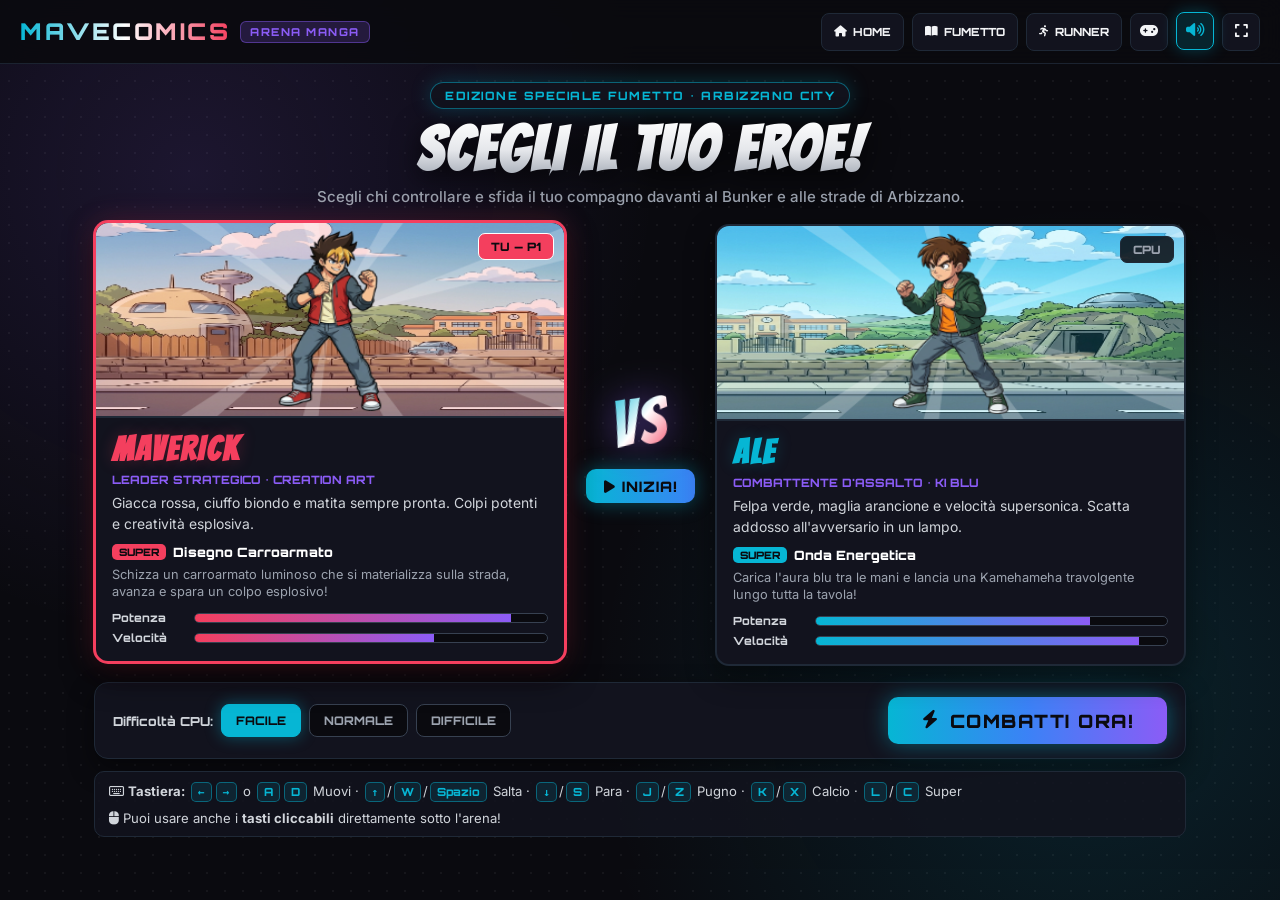
<file: arena.html>
<!DOCTYPE html>
<html lang="it">
<head>
    <meta charset="UTF-8">
    <meta name="viewport" content="width=device-width, initial-scale=1.0, maximum-scale=1.0, user-scalable=no">
    <title>Arena Manga: Arbizzano City — Picchiaduro 2D | MaveComics</title>

    <!-- Google Fonts -->
    <link rel="preconnect" href="https://fonts.googleapis.com">
    <link rel="preconnect" href="https://fonts.gstatic.com" crossorigin>
    <link href="https://fonts.googleapis.com/css2?family=Bangers&family=Comic+Neue:ital,wght@0,700;1,700&family=Orbitron:wght@600;800;900&family=Inter:wght@500;700;800&display=swap" rel="stylesheet">
    <!-- FontAwesome Icons -->
    <link rel="stylesheet" href="https://cdnjs.cloudflare.com/ajax/libs/font-awesome/6.4.0/css/all.min.css">
    <!-- Stili Arena Manga -->
    <link rel="stylesheet" href="arena.css">
</head>
<body>

    <!-- TOP BAR -->
    <header class="arena-topbar">
        <a href="index.html" class="brand" title="Torna al sito MaveComics">
            <span class="brand-logo">MAVECOMICS</span>
            <span class="brand-tag">ARENA MANGA</span>
        </a>
        <nav class="topbar-links">
            <a href="index.html"><i class="fa-solid fa-house"></i><span>Home</span></a>
            <a href="reader.html"><i class="fa-solid fa-book-open"></i><span>Fumetto</span></a>
            <a href="gioco.html"><i class="fa-solid fa-person-running"></i><span>Runner</span></a>
            <button id="btn-touch" class="icon-btn" title="Mostra/Nascondi tasti su schermo"><i class="fa-solid fa-gamepad"></i></button>
            <button id="btn-mute" class="icon-btn" title="Audio on/off"><i class="fa-solid fa-volume-high"></i></button>
            <button id="btn-fullscreen" class="icon-btn" title="Schermo intero"><i class="fa-solid fa-expand"></i></button>
        </nav>
    </header>

    <main class="arena-main">

        <!-- ================= SCHERMATA DI SELEZIONE MANGA (VERSUS) ================= -->
        <section id="select-screen" class="select-screen">
            <div class="select-header">
                <div class="manga-caption">EDIZIONE SPECIALE FUMETTO • ARBIZZANO CITY</div>
                <h1 class="select-title">SCEGLI IL TUO EROE!</h1>
                <p class="select-sub">Scegli chi controllare e sfida il tuo compagno davanti al Bunker e alle strade di Arbizzano.</p>
            </div>

            <div class="versus-row">
                <!-- MAVERICK -->
                <article class="fighter-card selected" data-fighter="maverick" style="--c:#f43f5e; --c-soft:rgba(244,63,94,.22);">
                    <div class="card-tag">TU — P1</div>
                    <canvas class="portrait" data-portrait="maverick"></canvas>
                    <div class="card-body">
                        <h2 class="card-name">MAVERICK</h2>
                        <p class="card-role">Leader Strategico • Creation Art</p>
                        <p class="card-desc">Giacca rossa, ciuffo biondo e matita sempre pronta. Colpi potenti e creatività esplosiva.</p>
                        <div class="card-super"><span>SUPER</span> Disegno Carroarmato</div>
                        <p class="card-super-desc">Schizza un carroarmato luminoso che si materializza sulla strada, avanza e spara un colpo esplosivo!</p>
                        <div class="stat"><label>Potenza</label><div class="stat-bar"><i style="width:90%"></i></div></div>
                        <div class="stat"><label>Velocità</label><div class="stat-bar"><i style="width:68%"></i></div></div>
                    </div>
                </article>

                <div class="vs-center">
                    <span class="vs-text">VS</span>
                    <button id="btn-start-quick" class="btn-fight-mini"><i class="fa-solid fa-play"></i> INIZIA!</button>
                </div>

                <!-- ALE -->
                <article class="fighter-card" data-fighter="ale" style="--c:#06b6d4; --c-soft:rgba(6,182,212,.22);">
                    <div class="card-tag">CPU</div>
                    <canvas class="portrait" data-portrait="ale"></canvas>
                    <div class="card-body">
                        <h2 class="card-name">ALE</h2>
                        <p class="card-role">Combattente d'Assalto • Ki Blu</p>
                        <p class="card-desc">Felpa verde, maglia arancione e velocità supersonica. Scatta addosso all'avversario in un lampo.</p>
                        <div class="card-super"><span>SUPER</span> Onda Energetica</div>
                        <p class="card-super-desc">Carica l'aura blu tra le mani e lancia una Kamehameha travolgente lungo tutta la tavola!</p>
                        <div class="stat"><label>Potenza</label><div class="stat-bar"><i style="width:78%"></i></div></div>
                        <div class="stat"><label>Velocità</label><div class="stat-bar"><i style="width:92%"></i></div></div>
                    </div>
                </article>
            </div>

            <div class="select-footer">
                <div class="difficulty">
                    <span class="diff-label">Difficoltà CPU:</span>
                    <button class="diff-btn active" data-level="facile">Facile</button>
                    <button class="diff-btn" data-level="normale">Normale</button>
                    <button class="diff-btn" data-level="difficile">Difficile</button>
                </div>
                <button id="btn-start" class="btn-fight"><i class="fa-solid fa-bolt"></i> COMBATTI ORA!</button>
            </div>

            <div class="quick-help-bar">
                <span><i class="fa-regular fa-keyboard"></i> <b>Tastiera:</b> <kbd>←</kbd><kbd>→</kbd> o <kbd>A</kbd><kbd>D</kbd> Muovi · <kbd>↑</kbd>/<kbd>W</kbd>/<kbd>Spazio</kbd> Salta · <kbd>↓</kbd>/<kbd>S</kbd> Para · <kbd>J</kbd>/<kbd>Z</kbd> Pugno · <kbd>K</kbd>/<kbd>X</kbd> Calcio · <kbd>L</kbd>/<kbd>C</kbd> Super</span>
                <span><i class="fa-solid fa-computer-mouse"></i> Puoi usare anche i <b>tasti cliccabili</b> direttamente sotto l'arena!</span>
            </div>
        </section>

        <!-- ================= ARENA DI GIOCO MANGA ================= -->
        <section id="arena-stage" class="arena-stage hidden">
            <div id="game-wrap" class="game-wrap">
                <canvas id="arena-canvas" aria-label="Arena di combattimento stile manga"></canvas>

                <button id="btn-pause" class="pause-btn" title="Pausa (P)"><i class="fa-solid fa-pause"></i></button>

                <!-- Pausa -->
                <div id="pause-screen" class="overlay hidden">
                    <div class="overlay-box">
                        <h2 class="overlay-title">PAUSA</h2>
                        <div class="overlay-actions">
                            <button class="btn-ov primary" data-action="resume"><i class="fa-solid fa-play"></i> Riprendi</button>
                            <button class="btn-ov" data-action="restart"><i class="fa-solid fa-rotate-right"></i> Ricomincia</button>
                            <button class="btn-ov" data-action="select"><i class="fa-solid fa-users"></i> Cambia personaggio</button>
                        </div>
                    </div>
                </div>

                <!-- Risultato -->
                <div id="result-screen" class="overlay hidden">
                    <div class="overlay-box">
                        <p id="result-kicker" class="result-kicker">K.O.!</p>
                        <h2 id="result-title" class="overlay-title">VITTORIA!</h2>
                        <p id="result-sub" class="result-sub"></p>
                        <p id="result-score" class="result-score"></p>
                        <div class="overlay-actions">
                            <button class="btn-ov primary" data-action="restart"><i class="fa-solid fa-rotate-right"></i> Rigioca</button>
                            <button class="btn-ov" data-action="select"><i class="fa-solid fa-users"></i> Cambia personaggio</button>
                            <a class="btn-ov" href="index.html"><i class="fa-solid fa-house"></i> Torna al sito</a>
                        </div>
                    </div>
                </div>

                <!-- Controlli Touch Overlay (Mobile / Tablet) -->
                <div id="touch-controls" class="touch-controls hidden">
                    <div class="touch-move-pad">
                        <button class="t-dir up" data-input="up" aria-label="Salta"><i class="fa-solid fa-arrow-up"></i><span>SALTA</span></button>
                        <div class="t-dir-row">
                            <button class="t-dir left" data-input="left" aria-label="Sinistra"><i class="fa-solid fa-arrow-left"></i></button>
                            <button class="t-dir down" data-input="down" aria-label="Para"><i class="fa-solid fa-shield-halved"></i></button>
                            <button class="t-dir right" data-input="right" aria-label="Destra"><i class="fa-solid fa-arrow-right"></i></button>
                        </div>
                    </div>
                    <div class="action-pad">
                        <button class="act-btn super" data-action="super"><i class="fa-solid fa-bolt"></i><span>SUPER</span></button>
                        <button class="act-btn punch" data-action="punch"><i class="fa-solid fa-hand-fist"></i><span>PUGNO</span></button>
                        <button class="act-btn kick" data-action="kick"><i class="fa-solid fa-shoe-prints"></i><span>CALCIO</span></button>
                    </div>
                </div>
            </div>

            <!-- Barra Controlli Rapidi Sempre Visibile sotto l'Arena (Desktop / Mouse + Promemoria Tasti) -->
            <div class="arcade-deck">
                <div class="deck-group">
                    <button class="deck-btn" data-input="left"><i class="fa-solid fa-arrow-left"></i><span>A / ←</span></button>
                    <button class="deck-btn" data-input="down"><i class="fa-solid fa-shield-halved"></i><span>PARA (S/↓)</span></button>
                    <button class="deck-btn" data-input="up"><i class="fa-solid fa-arrow-up"></i><span>SALTA (W/↑)</span></button>
                    <button class="deck-btn" data-input="right"><i class="fa-solid fa-arrow-right"></i><span>D / →</span></button>
                </div>
                <div class="deck-group">
                    <button class="deck-btn atk-punch" data-action="punch"><i class="fa-solid fa-hand-fist"></i><span>PUGNO (J/Z)</span></button>
                    <button class="deck-btn atk-kick" data-action="kick"><i class="fa-solid fa-bolt"></i><span>CALCIO (K/X)</span></button>
                    <button class="deck-btn atk-super" id="deck-super-btn" data-action="super"><i class="fa-solid fa-fire"></i><span>SUPER (L/C)</span></button>
                </div>
            </div>
        </section>
    </main>

    <script src="arena.js"></script>
</body>
</html>
</file>
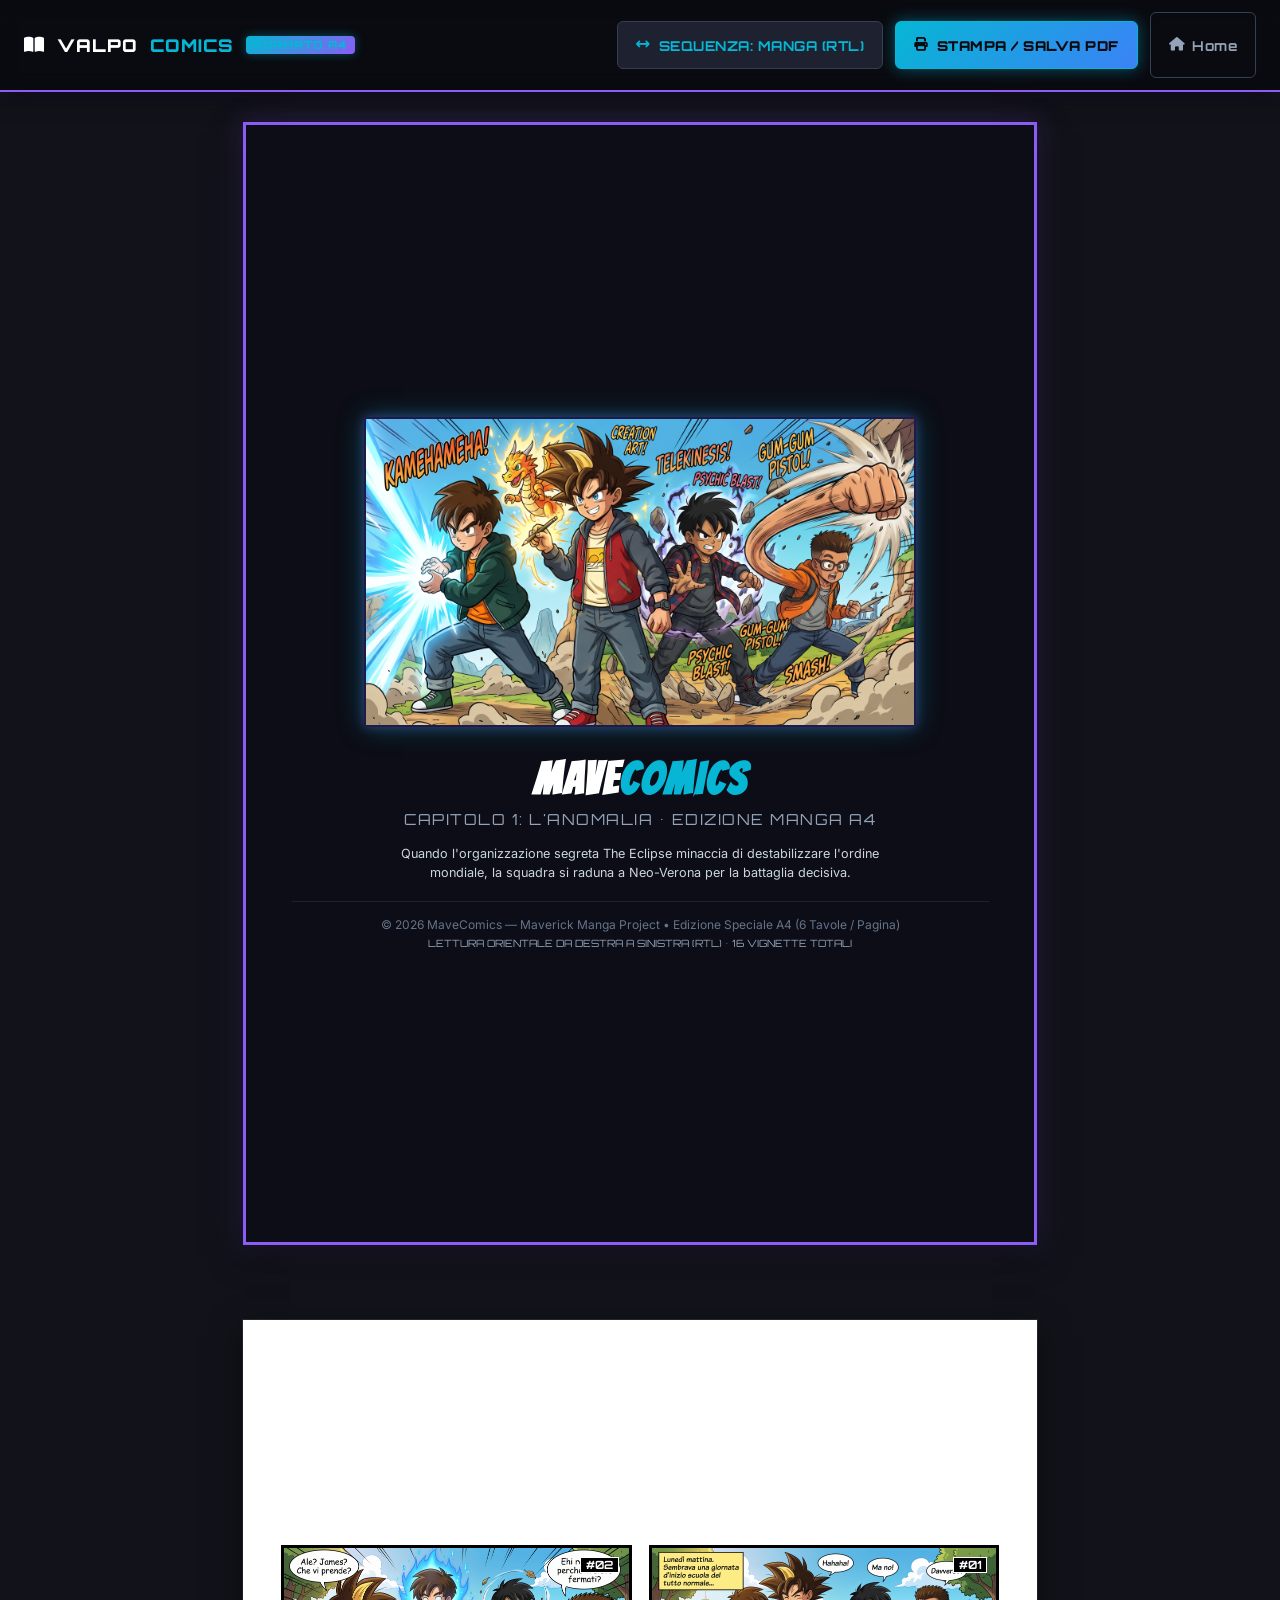
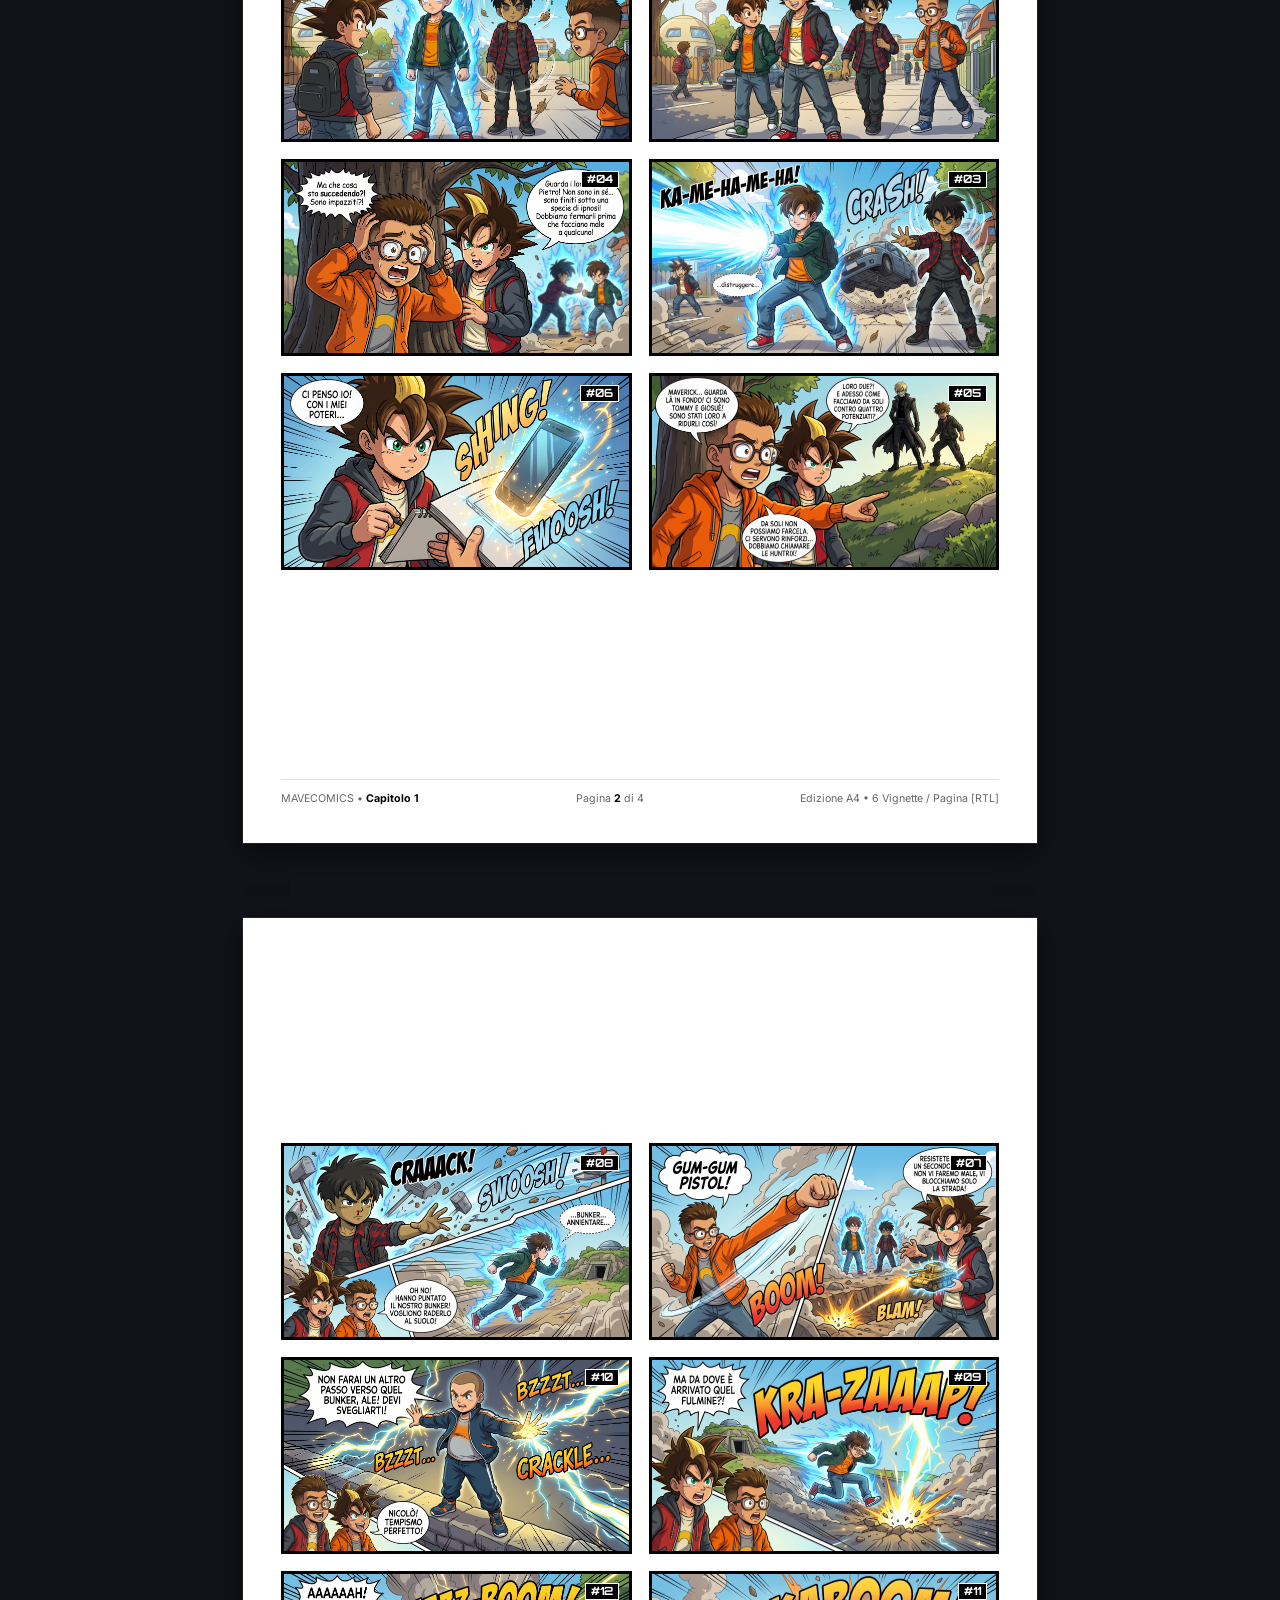
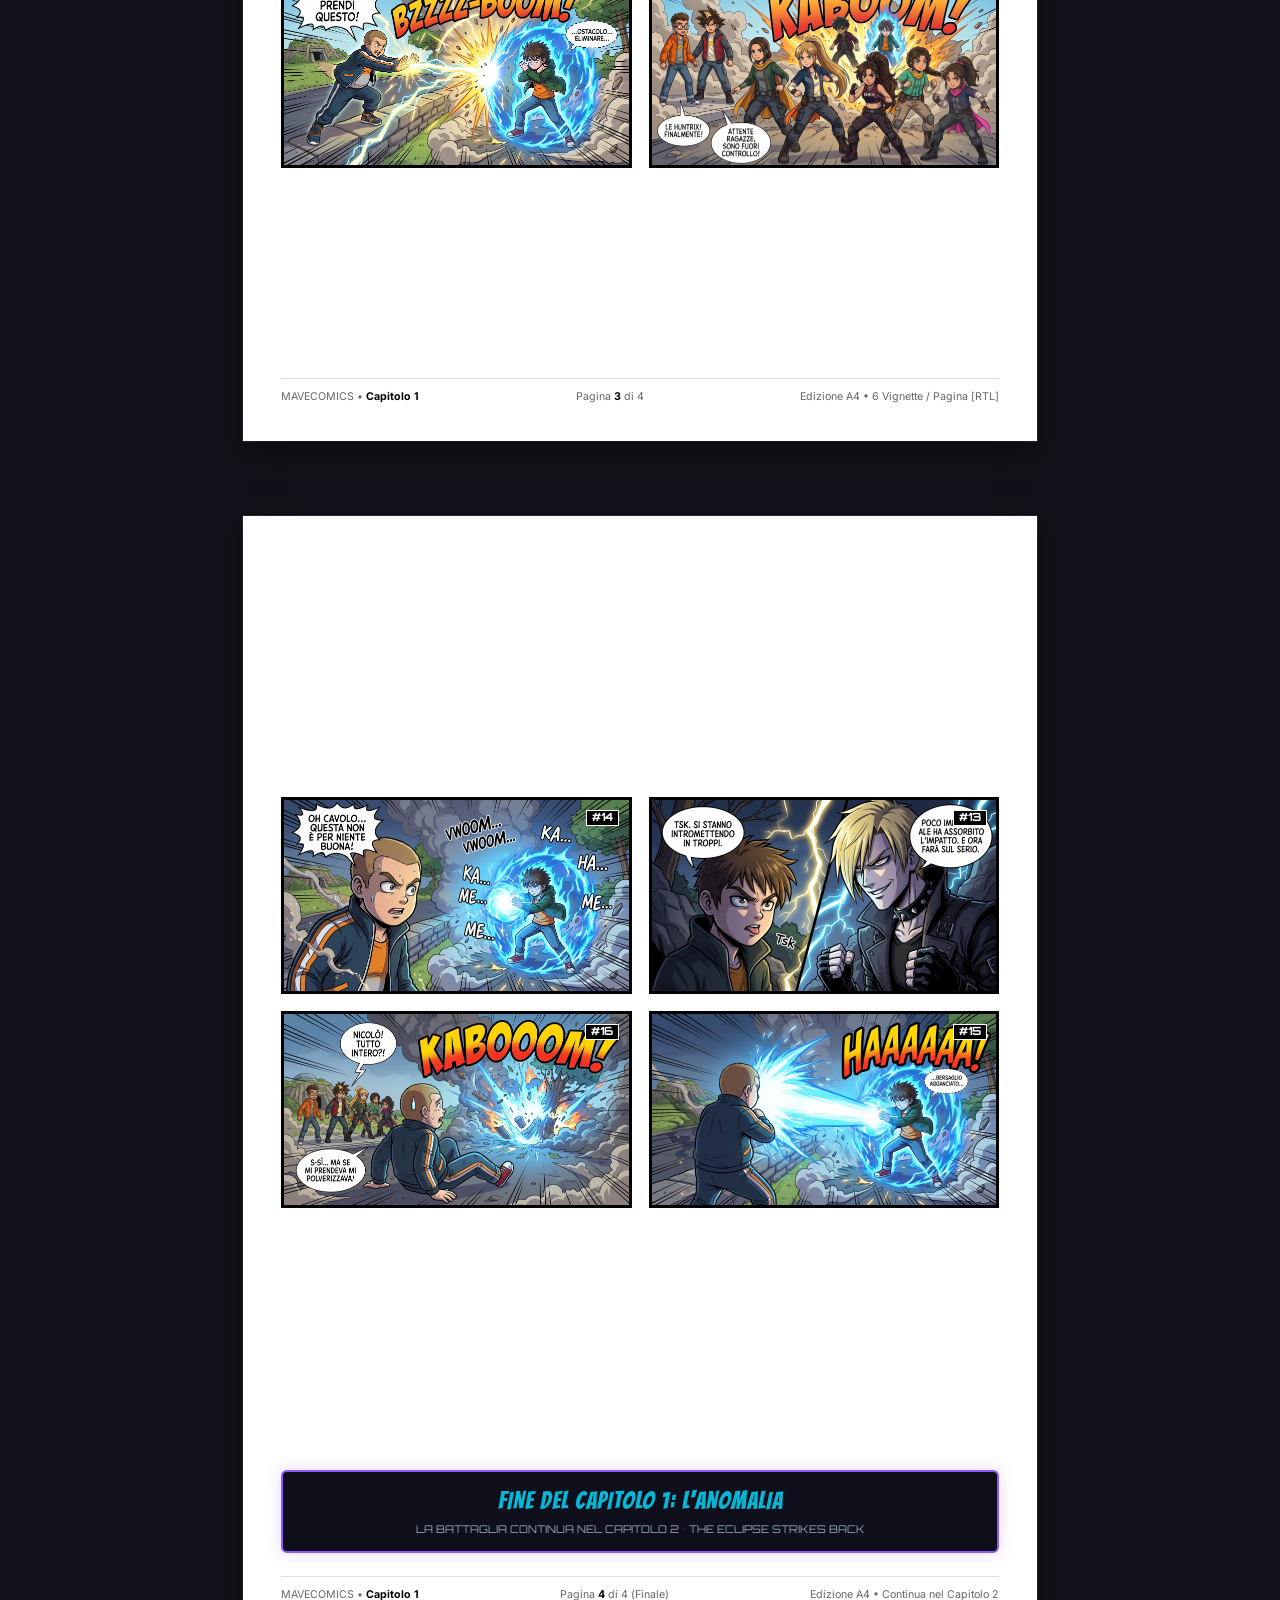
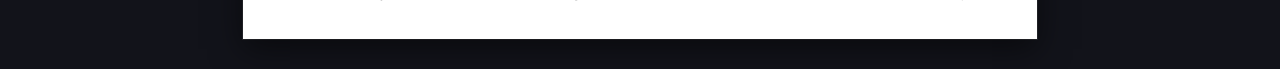
<file: stampa.html>
<!DOCTYPE html>
<html lang="it">
<head>
    <meta charset="UTF-8">
    <meta name="viewport" content="width=device-width, initial-scale=1.0, maximum-scale=1.0, user-scalable=no">
    <title>MaveComics - Versione Stampabile Manga A4</title>
    
    <!-- Google Fonts -->
    <link rel="preconnect" href="https://fonts.googleapis.com">
    <link rel="preconnect" href="https://fonts.gstatic.com" crossorigin>
    <link href="https://fonts.googleapis.com/css2?family=Bangers&family=Orbitron:wght@500;700;900&family=Inter:wght@400;600;700&display=swap" rel="stylesheet">
    
    <!-- FontAwesome Icons -->
    <link rel="stylesheet" href="https://cdnjs.cloudflare.com/ajax/libs/font-awesome/6.4.0/css/all.min.css">
    
    <!-- Shared Style & Dedicated Print Rules -->
    <link rel="stylesheet" href="style.css">

    <style>
        /* ==========================================================================
           REGOLE DI STAMPA A4 & PREVIEW DIGITALE
           ========================================================================== */
        
        /* 1. Definizione Foglio A4 per la Stampa */
        @page {
            size: A4 portrait;
            margin: 10mm;
        }

        /* 2. Reset e Sfondo Dark per Preview Desktop */
        body {
            background-color: #12131a;
            color: #1a1a1a;
            font-family: 'Inter', sans-serif;
            margin: 0;
            padding: 0;
            -webkit-print-color-adjust: exact;
            print-color-adjust: exact;
        }

        /* Barra Strumenti Superiore (Schermo) */
        .print-toolbar {
            position: sticky;
            top: 0;
            z-index: 100;
            background: rgba(10, 11, 16, 0.95);
            backdrop-filter: blur(10px);
            border-bottom: 2px solid #8b5cf6;
            padding: 12px 24px;
            display: flex;
            align-items: center;
            justify-content: space-between;
            gap: 16px;
            box-shadow: 0 4px 20px rgba(0, 0, 0, 0.8), 0 0 15px rgba(139, 92, 246, 0.25);
        }

        .toolbar-brand {
            display: flex;
            align-items: center;
            gap: 12px;
            font-family: 'Orbitron', sans-serif;
            color: #fff;
            font-weight: 900;
            font-size: 1.1rem;
            letter-spacing: 1px;
        }

        .toolbar-brand span {
            color: #06b6d4;
        }

        .badge-a4,
        .badge-a5 {
            background: linear-gradient(135deg, #06b6d4, #8b5cf6);
            color: #0a0a0f;
            font-weight: 900;
            font-size: 0.7rem;
            padding: 2px 8px;
            border-radius: 4px;
            font-family: 'Orbitron', monospace;
            box-shadow: 0 0 10px rgba(6, 182, 212, 0.4);
        }

        .toolbar-actions {
            display: flex;
            align-items: center;
            gap: 12px;
        }

        .btn-action {
            display: inline-flex;
            align-items: center;
            gap: 8px;
            font-family: 'Orbitron', sans-serif;
            font-weight: 700;
            font-size: 0.85rem;
            letter-spacing: 0.5px;
            padding: 8px 18px;
            border-radius: 6px;
            cursor: pointer;
            text-decoration: none;
            transition: all 0.2s ease;
            user-select: none;
        }

        .btn-print {
            background: linear-gradient(135deg, #06b6d4, #3b82f6);
            color: #0a0a0f;
            font-weight: 900;
            border: 1px solid #06b6d4;
            box-shadow: 0 0 15px rgba(6, 182, 212, 0.45);
        }

        .btn-print:hover {
            background: linear-gradient(135deg, #22d3ee, #60a5fa);
            box-shadow: 0 0 25px rgba(6, 182, 212, 0.75);
            transform: translateY(-1px);
        }

        .btn-toggle-dir {
            background: #1e2230;
            color: #06b6d4;
            border: 1px solid #363d54;
        }

        .btn-toggle-dir:hover {
            background: #282e42;
            border-color: #06b6d4;
        }

        .btn-back {
            background: transparent;
            color: #94a3b8;
            border: 1px solid #334155;
        }

        .btn-back:hover {
            color: #fff;
            border-color: #fff;
        }

        /* Responsive Toolbar & Preview su Mobile */
        @media screen and (max-width: 768px) {
            .print-toolbar {
                padding: 10px 14px;
                flex-direction: column;
                align-items: stretch;
                gap: 10px;
            }
            .toolbar-brand {
                justify-content: center;
                font-size: 1rem;
            }
            .toolbar-actions {
                flex-wrap: wrap;
                justify-content: center;
                gap: 8px;
                width: 100%;
            }
            .btn-action {
                flex: 1 1 auto;
                justify-content: center;
                font-size: 0.78rem;
                padding: 8px 12px;
                min-height: 44px;
                white-space: nowrap;
            }
            .manga-print-container {
                margin: 10px auto;
                max-width: 100%;
                gap: 10mm;
            }
            .a4-sheet {
                width: 100%;
                min-height: auto;
                padding: 5mm;
            }
        }

        /* 3. Contenitore Fogli A4 (Simulazione Realistica a Schermo) */
        .manga-print-container {
            max-width: 210mm;
            margin: 30px auto;
            display: flex;
            flex-direction: column;
            gap: 20mm;
        }

        .a4-sheet,
        .a5-sheet {
            width: 210mm;
            min-height: 297mm;
            background: #ffffff;
            box-sizing: border-box;
            padding: 10mm;
            box-shadow: 0 10px 30px rgba(0, 0, 0, 0.5), 0 0 0 1px rgba(255, 255, 255, 0.1);
            position: relative;
            display: flex;
            flex-direction: column;
            justify-content: space-between;
        }

        /* Copertina A4 */
        .cover-sheet {
            justify-content: center;
            align-items: center;
            text-align: center;
            background: #0c0d16;
            color: #fff;
            border: 3px solid #8b5cf6;
            padding: 12mm;
            box-shadow: 0 10px 30px rgba(0, 0, 0, 0.5), 0 0 25px rgba(139, 92, 246, 0.25);
        }

        .cover-img-wrapper {
            max-width: 145mm;
            width: 100%;
            border: 2px solid #1e1b4b;
            box-shadow: 0 0 25px rgba(6, 182, 212, 0.35), 0 0 10px rgba(139, 92, 246, 0.35);
            margin: 0 auto 6mm auto;
            overflow: hidden;
            background: #000;
        }

        .cover-img-wrapper img {
            width: 100%;
            height: auto;
            display: block;
        }

        .cover-title {
            font-family: 'Bangers', cursive;
            font-size: 2.8rem;
            letter-spacing: 2px;
            color: #ffffff;
            margin: 2mm 0;
            line-height: 1;
        }

        .cover-title span {
            color: #06b6d4;
        }

        .cover-subtitle {
            font-family: 'Orbitron', sans-serif;
            font-size: 0.95rem;
            color: #94a3b8;
            text-transform: uppercase;
            letter-spacing: 1.5px;
            margin-bottom: 4mm;
        }

        .cover-footer {
            font-family: 'Inter', sans-serif;
            font-size: 0.75rem;
            color: #64748b;
            border-top: 1px solid #222;
            padding-top: 4mm;
            width: 100%;
        }

        /* 4. Griglia Vignette (Comic / Manga Grid A4 - 6 per pagina) */
        .comic-grid {
            display: grid;
            grid-template-columns: repeat(2, 1fr);
            gap: 4.5mm;
            width: 100%;
            box-sizing: border-box;
            margin: auto 0;
        }

        /* Box Outro Conclusivo */
        .outro-card {
            margin-top: 5mm;
            padding: 4mm;
            background: #0e0f1a;
            border: 2px solid #8b5cf6;
            border-radius: 6px;
            text-align: center;
            box-shadow: 0 0 15px rgba(139, 92, 246, 0.25);
        }

        /* Direzione Manga Giapponese (RTL: Da Destra a Sinistra) */
        .manga-rtl {
            direction: rtl;
        }

        .manga-ltr {
            direction: ltr;
        }

        /* Singola Vignetta */
        .vignetta-item {
            border: 3px solid #000000;
            background: #000000;
            break-inside: avoid;
            page-break-inside: avoid;
            position: relative;
            overflow: hidden;
            display: flex;
            align-items: center;
            justify-content: center;
            box-sizing: border-box;
            aspect-ratio: 16 / 9;
        }

        .vignetta-item img {
            width: 100%;
            height: 100%;
            object-fit: cover;
            display: block;
        }

        /* Badge Numero Vignetta in Stile Fumetto */
        .panel-badge {
            position: absolute;
            top: 2.5mm;
            right: 2.5mm;
            background: #000000;
            color: #ffffff;
            border: 1.5px solid #ffffff;
            font-family: 'Orbitron', monospace;
            font-size: 8.5pt;
            font-weight: 700;
            padding: 1.5px 5px;
            line-height: 1;
            z-index: 5;
            direction: ltr;
        }

        /* Footer Piè di Pagina A4 */
        .sheet-footer {
            margin-top: 6mm;
            padding-top: 3mm;
            border-top: 1px solid #ddd;
            display: flex;
            justify-content: space-between;
            align-items: center;
            font-size: 8pt;
            color: #666;
            font-family: 'Inter', sans-serif;
            direction: ltr;
        }

        .sheet-footer strong {
            color: #000;
        }

        /* ==========================================================================
           5. REGOLE SPECIFICHE PER LA STAMPA / SALVA PDF (@media print)
           ========================================================================== */
        @media print {
            .no-print {
                display: none !important;
            }

            body {
                background: #ffffff !important;
                color: #000000 !important;
                margin: 0 !important;
                padding: 0 !important;
            }

            .manga-print-container {
                max-width: 100% !important;
                margin: 0 !important;
                padding: 0 !important;
                gap: 0 !important;
            }

            .a4-sheet,
            .a5-sheet {
                width: 100% !important;
                min-height: auto !important;
                height: 100% !important;
                padding: 0 !important;
                box-shadow: none !important;
                page-break-after: always;
                break-after: page;
            }

            .cover-sheet {
                background: #ffffff !important;
                color: #000000 !important;
                border: 2px solid #000000 !important;
            }

            .cover-title {
                color: #000000 !important;
            }

            .cover-title span {
                color: #000000 !important;
            }

            .cover-subtitle {
                color: #444444 !important;
            }

            .vignetta-item {
                border: 2.5px solid #000000 !important;
                break-inside: avoid !important;
                page-break-inside: avoid !important;
            }

            .panel-badge {
                background: #000000 !important;
                color: #ffffff !important;
                border: 1px solid #000000 !important;
            }

            .outro-card {
                background: #ffffff !important;
                color: #000000 !important;
                border: 2px solid #000000 !important;
                box-shadow: none !important;
            }

            .outro-card div {
                color: #000000 !important;
            }
        }
    </style>
</head>
<body>

    <!-- BARRA STRUMENTI SUPERIORE (NASCOSTA IN STAMPA) -->
    <header class="print-toolbar no-print">
        <div class="toolbar-brand">
            <i class="fa-solid fa-book-open text-cyan-400"></i>
            VALPO<span>COMICS</span>
            <span class="badge-a4">FORMATO A4</span>
        </div>

        <div class="toolbar-actions">
            <!-- Pulsante Toggle Sequenza Manga RTL / Comics LTR -->
            <button id="toggle-dir-btn" onclick="toggleReadingDirection()" class="btn-action btn-toggle-dir" title="Cambia sequenza di lettura">
                <i class="fa-solid fa-arrows-left-right"></i>
                <span id="dir-label">SEQUENZA: MANGA (RTL)</span>
            </button>

            <!-- Pulsante Stampa / Salva PDF -->
            <button onclick="window.print()" class="btn-action btn-print">
                <i class="fa-solid fa-print"></i> STAMPA / SALVA PDF
            </button>

            <!-- Torna al Sito -->
            <a href="index.html" class="btn-action btn-back">
                <i class="fa-solid fa-house"></i> Home
            </a>
        </div>
    </header>

    <!-- CONTENITORE FOGLI A4 -->
    <main class="manga-print-container">

        <!-- FOGLIO 1: COPERTINA A4 -->
        <article class="a4-sheet cover-sheet">
            <div class="cover-img-wrapper">
                <img src="assets/comics/capitolo-1/copertina.jpg" alt="Copertina Ufficiale MaveComics">
            </div>
            
            <h1 class="cover-title">MAVE<span>COMICS</span></h1>
            <div class="cover-subtitle">CAPITOLO 1: L'ANOMALIA • EDIZIONE MANGA A4</div>
            
            <p style="font-size: 9.5pt; color: #cbd5e1; max-width: 140mm; margin: 0 auto 5mm; line-height: 1.5;">
                Quando l'organizzazione segreta The Eclipse minaccia di destabilizzare l'ordine mondiale, 
                la squadra si raduna a Neo-Verona per la battaglia decisiva.
            </p>

            <footer class="cover-footer">
                <div>© 2026 MaveComics — Maverick Manga Project • Edizione Speciale A4 (6 Tavole / Pagina)</div>
                <div style="margin-top: 1.5mm; font-family: 'Orbitron', monospace; font-size: 7.5pt; color: #94a3b8;">
                    LETTURA ORIENTALE DA DESTRA A SINISTRA (RTL) • 16 VIGNETTE TOTALI
                </div>
            </footer>
        </article>

        <!-- FOGLIO 2: VIGNETTE 1 - 6 -->
        <article class="a4-sheet">
            <div class="comic-grid manga-rtl" id="grid-sheet-1">
                <div class="vignetta-item">
                    <span class="panel-badge">#01</span>
                    <img src="assets/comics/capitolo-1/vin1.jpg" alt="Vignetta 1">
                </div>
                <div class="vignetta-item">
                    <span class="panel-badge">#02</span>
                    <img src="assets/comics/capitolo-1/vin2.jpg" alt="Vignetta 2">
                </div>
                <div class="vignetta-item">
                    <span class="panel-badge">#03</span>
                    <img src="assets/comics/capitolo-1/vin3.jpg" alt="Vignetta 3">
                </div>
                <div class="vignetta-item">
                    <span class="panel-badge">#04</span>
                    <img src="assets/comics/capitolo-1/vin4.jpg" alt="Vignetta 4">
                </div>
                <div class="vignetta-item">
                    <span class="panel-badge">#05</span>
                    <img src="assets/comics/capitolo-1/vin5.jpg" alt="Vignetta 5">
                </div>
                <div class="vignetta-item">
                    <span class="panel-badge">#06</span>
                    <img src="assets/comics/capitolo-1/vin6.jpg" alt="Vignetta 6">
                </div>
            </div>

            <footer class="sheet-footer">
                <span>MAVECOMICS • <strong>Capitolo 1</strong></span>
                <span>Pagina <strong>2</strong> di 4</span>
                <span>Edizione A4 • 6 Vignette / Pagina [RTL]</span>
            </footer>
        </article>

        <!-- FOGLIO 3: VIGNETTE 7 - 12 -->
        <article class="a4-sheet">
            <div class="comic-grid manga-rtl" id="grid-sheet-2">
                <div class="vignetta-item">
                    <span class="panel-badge">#07</span>
                    <img src="assets/comics/capitolo-1/vin7.jpg" alt="Vignetta 7">
                </div>
                <div class="vignetta-item">
                    <span class="panel-badge">#08</span>
                    <img src="assets/comics/capitolo-1/vin8.jpg" alt="Vignetta 8">
                </div>
                <div class="vignetta-item">
                    <span class="panel-badge">#09</span>
                    <img src="assets/comics/capitolo-1/vin9.jpg" alt="Vignetta 9">
                </div>
                <div class="vignetta-item">
                    <span class="panel-badge">#10</span>
                    <img src="assets/comics/capitolo-1/vin10.jpg" alt="Vignetta 10">
                </div>
                <div class="vignetta-item">
                    <span class="panel-badge">#11</span>
                    <img src="assets/comics/capitolo-1/vin11.jpg" alt="Vignetta 11">
                </div>
                <div class="vignetta-item">
                    <span class="panel-badge">#12</span>
                    <img src="assets/comics/capitolo-1/vin12.jpg" alt="Vignetta 12">
                </div>
            </div>

            <footer class="sheet-footer">
                <span>MAVECOMICS • <strong>Capitolo 1</strong></span>
                <span>Pagina <strong>3</strong> di 4</span>
                <span>Edizione A4 • 6 Vignette / Pagina [RTL]</span>
            </footer>
        </article>

        <!-- FOGLIO 4: VIGNETTE 13 - 16 & CONCLUSIONE CAPITOLO 1 -->
        <article class="a4-sheet">
            <div class="comic-grid manga-rtl" id="grid-sheet-3">
                <div class="vignetta-item">
                    <span class="panel-badge">#13</span>
                    <img src="assets/comics/capitolo-1/vin13.jpg" alt="Vignetta 13">
                </div>
                <div class="vignetta-item">
                    <span class="panel-badge">#14</span>
                    <img src="assets/comics/capitolo-1/vin14.jpg" alt="Vignetta 14">
                </div>
                <div class="vignetta-item">
                    <span class="panel-badge">#15</span>
                    <img src="assets/comics/capitolo-1/vin15.jpg" alt="Vignetta 15">
                </div>
                <div class="vignetta-item">
                    <span class="panel-badge">#16</span>
                    <img src="assets/comics/capitolo-1/vin16.jpg" alt="Vignetta 16">
                </div>
            </div>

            <!-- Outro Card Conclusiva -->
            <div class="outro-card">
                <div style="font-family: 'Bangers', cursive; font-size: 1.5rem; color: #06b6d4; letter-spacing: 1px; line-height: 1.2;">
                    FINE DEL CAPITOLO 1: L'ANOMALIA
                </div>
                <div style="font-family: 'Orbitron', sans-serif; font-size: 8pt; color: #94a3b8; margin-top: 1.5mm;">
                    LA BATTAGLIA CONTINUA NEL CAPITOLO 2 • THE ECLIPSE STRIKES BACK
                </div>
            </div>

            <footer class="sheet-footer">
                <span>MAVECOMICS • <strong>Capitolo 1</strong></span>
                <span>Pagina <strong>4</strong> di 4 (Finale)</span>
                <span>Edizione A4 • Continua nel Capitolo 2</span>
            </footer>
        </article>

    </main>

    <!-- SCRIPT GESTIONE SEQUENZA DI LETTURA (RTL / LTR) -->
    <script>
        let isRTL = true;

        function toggleReadingDirection() {
            isRTL = !isRTL;
            const grids = document.querySelectorAll('.comic-grid');
            const label = document.getElementById('dir-label');

            grids.forEach(grid => {
                if (isRTL) {
                    grid.classList.remove('manga-ltr');
                    grid.classList.add('manga-rtl');
                } else {
                    grid.classList.remove('manga-rtl');
                    grid.classList.add('manga-ltr');
                }
            });

            if (label) {
                label.innerText = isRTL ? 'SEQUENZA: MANGA (RTL)' : 'SEQUENZA: COMICS (LTR)';
            }
        }
    </script>
</body>
</html>
</file>
<file: arena.css>
/* ==========================================================================
   MAVECOMICS ARENA - ARENA.CSS
   Palette Huntrix di index.html (#0a0a0f, #12131e, #06b6d4, #8b5cf6, #f43f5e)
   ========================================================================== */

:root {
  --huntrix-dark: #0a0a0f;
  --huntrix-card: #12131e;
  --huntrix-purple: #8b5cf6;
  --huntrix-cyan: #06b6d4;
  --huntrix-crimson: #f43f5e;
  --huntrix-accent: #3b82f6;
  --border-subtle: #1f2937;
  --text-light: #f3f4f6;
  --text-muted: #9ca3af;
  --ink: #05050a;
}

*, *::before, *::after {
  box-sizing: border-box;
  margin: 0;
  padding: 0;
}

html, body {
  min-height: 100%;
  background:
    radial-gradient(circle at 15% 20%, rgba(139, 92, 246, 0.14), transparent 36%),
    radial-gradient(circle at 85% 80%, rgba(6, 182, 212, 0.14), transparent 38%),
    radial-gradient(rgba(255, 255, 255, 0.05) 1px, transparent 1px),
    var(--huntrix-dark);
  background-size: 100% 100%, 100% 100%, 18px 18px, 100% 100%;
  color: var(--text-light);
  font-family: 'Inter', sans-serif;
  overflow-x: hidden;
  -webkit-tap-highlight-color: transparent;
}

.hidden {
  display: none !important;
}

kbd {
  display: inline-block;
  padding: 2px 6px;
  font-family: 'Orbitron', monospace;
  font-size: 0.7rem;
  font-weight: 800;
  color: var(--huntrix-cyan);
  background: rgba(6, 182, 212, 0.12);
  border: 1px solid rgba(6, 182, 212, 0.45);
  border-radius: 5px;
  margin: 0 2px;
}

/* ==========================================================================
   TOPBAR
   ========================================================================== */
.arena-topbar {
  position: sticky;
  top: 0;
  z-index: 60;
  height: 64px;
  padding: 0 20px;
  display: flex;
  align-items: center;
  justify-content: space-between;
  background: rgba(10, 10, 15, 0.9);
  backdrop-filter: blur(12px);
  border-bottom: 1px solid rgba(31, 41, 55, 0.85);
}

.brand {
  display: flex;
  align-items: center;
  gap: 10px;
  text-decoration: none;
}

.brand-logo {
  font-family: 'Orbitron', sans-serif;
  font-size: 1.45rem;
  font-weight: 900;
  letter-spacing: 2.5px;
  background: linear-gradient(to right, var(--huntrix-cyan), #ffffff, var(--huntrix-crimson));
  -webkit-background-clip: text;
  background-clip: text;
  color: transparent;
}

.brand-tag {
  font-family: 'Orbitron', sans-serif;
  font-size: 0.68rem;
  font-weight: 800;
  letter-spacing: 1.5px;
  padding: 3px 9px;
  border-radius: 6px;
  background: rgba(139, 92, 246, 0.2);
  border: 1px solid rgba(139, 92, 246, 0.45);
  color: var(--huntrix-purple);
}

.topbar-links {
  display: flex;
  align-items: center;
  gap: 8px;
}

.topbar-links a,
.icon-btn {
  display: inline-flex;
  align-items: center;
  gap: 6px;
  height: 38px;
  padding: 0 12px;
  border-radius: 8px;
  border: 1px solid var(--border-subtle);
  background: var(--huntrix-card);
  color: var(--text-light);
  text-decoration: none;
  font-family: 'Orbitron', sans-serif;
  font-size: 0.7rem;
  font-weight: 800;
  text-transform: uppercase;
  cursor: pointer;
  transition: all 0.16s ease;
}

.icon-btn {
  width: 38px;
  padding: 0;
  justify-content: center;
  font-size: 0.92rem;
}

.topbar-links a:hover,
.icon-btn:hover,
.icon-btn.active {
  background: rgba(6, 182, 212, 0.16);
  border-color: var(--huntrix-cyan);
  color: var(--huntrix-cyan);
  box-shadow: 0 0 16px rgba(6, 182, 212, 0.3);
  transform: translateY(-1px);
}

/* ==========================================================================
   MAIN
   ========================================================================== */
.arena-main {
  max-width: 1120px;
  margin: 0 auto;
  padding: 18px 14px 32px;
}

/* ==========================================================================
   SCHERMATA DI SELEZIONE MANGA
   ========================================================================== */
.select-header {
  text-align: center;
  margin-bottom: 18px;
}

.manga-caption {
  display: inline-block;
  padding: 5px 14px;
  background: rgba(18, 19, 30, 0.9);
  border: 1px solid rgba(6, 182, 212, 0.5);
  box-shadow: 0 0 20px rgba(6, 182, 212, 0.25);
  border-radius: 999px;
  font-family: 'Orbitron', sans-serif;
  font-size: 0.72rem;
  font-weight: 800;
  letter-spacing: 1.5px;
  color: var(--huntrix-cyan);
  margin-bottom: 10px;
}

.select-title {
  font-family: 'Bangers', cursive;
  font-size: clamp(2.4rem, 5vw, 3.8rem);
  letter-spacing: 3px;
  background: linear-gradient(to bottom, #ffffff, #e5e7eb, #9ca3af);
  -webkit-background-clip: text;
  background-clip: text;
  color: transparent;
  filter: drop-shadow(0 6px 14px rgba(0, 0, 0, 0.8));
  line-height: 1.02;
}

.select-sub {
  margin-top: 6px;
  color: var(--text-muted);
  font-weight: 500;
  font-size: 0.94rem;
}

.versus-row {
  display: grid;
  grid-template-columns: 1fr auto 1fr;
  gap: 16px;
  align-items: stretch;
}

.fighter-card {
  position: relative;
  display: flex;
  flex-direction: column;
  background: var(--huntrix-card);
  border: 2px solid var(--border-subtle);
  border-radius: 14px;
  box-shadow: 0 10px 30px rgba(0, 0, 0, 0.45);
  overflow: hidden;
  cursor: pointer;
  transition: transform 0.16s ease, box-shadow 0.16s ease, border-color 0.16s ease;
}

.fighter-card:hover {
  transform: translateY(-3px);
  border-color: var(--c);
  box-shadow: 0 0 24px var(--c-soft), 0 12px 28px rgba(0, 0, 0, 0.55);
}

.fighter-card.selected {
  border-color: var(--c);
  box-shadow: 0 0 28px var(--c-soft), 0 0 0 1px var(--c), 0 14px 30px rgba(0, 0, 0, 0.65);
  transform: translateY(-3px);
}

.card-tag {
  position: absolute;
  top: 10px;
  right: 10px;
  z-index: 2;
  padding: 5px 12px;
  border-radius: 7px;
  border: 1px solid var(--border-subtle);
  font-family: 'Orbitron', sans-serif;
  font-size: 0.72rem;
  font-weight: 900;
  background: rgba(10, 10, 15, 0.85);
  color: var(--text-muted);
}

.fighter-card.selected .card-tag {
  background: var(--c);
  border-color: #ffffff;
  color: #0a0a0f;
}

.portrait {
  display: block;
  width: 100%;
  height: 195px;
  background: linear-gradient(180deg, #161829 0%, var(--huntrix-dark) 100%);
  border-bottom: 2px solid var(--border-subtle);
}

.card-body {
  padding: 14px 16px 16px;
  display: flex;
  flex-direction: column;
  gap: 6px;
  flex: 1;
}

.card-name {
  font-family: 'Bangers', cursive;
  font-size: 2.15rem;
  letter-spacing: 2px;
  color: var(--c);
  text-shadow: 0 0 16px var(--c-soft);
  line-height: 1;
}

.card-role {
  font-family: 'Orbitron', sans-serif;
  font-size: 0.72rem;
  font-weight: 800;
  text-transform: uppercase;
  color: var(--huntrix-purple);
}

.card-desc {
  font-size: 0.87rem;
  line-height: 1.45;
  color: #d1d5db;
  font-weight: 400;
}

.card-super {
  margin-top: 4px;
  display: inline-flex;
  align-items: center;
  gap: 7px;
  font-family: 'Orbitron', sans-serif;
  font-size: 0.8rem;
  font-weight: 900;
  color: #ffffff;
}

.card-super span {
  background: var(--c);
  color: #0a0a0f;
  font-size: 0.64rem;
  padding: 2px 7px;
  border-radius: 5px;
}

.card-super-desc {
  font-size: 0.8rem;
  line-height: 1.38;
  color: var(--text-muted);
  margin-bottom: 4px;
}

.stat {
  display: grid;
  grid-template-columns: 74px 1fr;
  align-items: center;
  gap: 8px;
  font-family: 'Orbitron', sans-serif;
  font-size: 0.7rem;
  font-weight: 800;
  color: #d1d5db;
}

.stat-bar {
  height: 10px;
  background: #0a0a0f;
  border: 1px solid #374151;
  border-radius: 999px;
  overflow: hidden;
}

.stat-bar i {
  display: block;
  height: 100%;
  background: linear-gradient(90deg, var(--c), var(--huntrix-purple));
}

/* Center VS */
.vs-center {
  display: flex;
  flex-direction: column;
  align-items: center;
  justify-content: center;
  gap: 12px;
  padding: 4px;
}

.vs-text {
  font-family: 'Bangers', cursive;
  font-size: clamp(3rem, 5vw, 4.4rem);
  letter-spacing: 3px;
  background: linear-gradient(135deg, var(--huntrix-cyan), #ffffff, var(--huntrix-crimson));
  -webkit-background-clip: text;
  background-clip: text;
  color: transparent;
  filter: drop-shadow(0 0 18px rgba(139, 92, 246, 0.5));
  transform: rotate(-7deg);
}

.btn-fight-mini {
  padding: 8px 18px;
  border: none;
  border-radius: 10px;
  background: linear-gradient(to right, var(--huntrix-cyan), var(--huntrix-accent));
  color: #0a0a0f;
  font-family: 'Orbitron', sans-serif;
  font-size: 0.9rem;
  font-weight: 900;
  letter-spacing: 1px;
  cursor: pointer;
  box-shadow: 0 0 20px rgba(6, 182, 212, 0.4);
  transition: transform 0.12s ease, filter 0.12s ease;
}

.btn-fight-mini:hover {
  transform: translateY(-2px);
  filter: brightness(1.1);
}

/* Footer Selezione */
.select-footer {
  margin-top: 16px;
  display: flex;
  flex-wrap: wrap;
  align-items: center;
  justify-content: space-between;
  gap: 14px;
  padding: 14px 18px;
  background: var(--huntrix-card);
  border: 1px solid var(--border-subtle);
  border-radius: 14px;
  box-shadow: 0 10px 26px rgba(0, 0, 0, 0.45);
}

.difficulty {
  display: flex;
  flex-wrap: wrap;
  align-items: center;
  gap: 8px;
}

.diff-label {
  font-family: 'Orbitron', sans-serif;
  font-size: 0.78rem;
  font-weight: 800;
  color: #d1d5db;
}

.diff-btn {
  padding: 8px 14px;
  border-radius: 8px;
  border: 1px solid #374151;
  background: var(--huntrix-dark);
  color: var(--text-muted);
  font-family: 'Orbitron', sans-serif;
  font-size: 0.74rem;
  font-weight: 800;
  text-transform: uppercase;
  cursor: pointer;
  transition: all 0.12s ease;
}

.diff-btn.active {
  background: var(--huntrix-cyan);
  border-color: var(--huntrix-cyan);
  color: #0a0a0f;
  box-shadow: 0 0 16px rgba(6, 182, 212, 0.4);
}

.btn-fight {
  display: inline-flex;
  align-items: center;
  justify-content: center;
  gap: 10px;
  padding: 12px 34px;
  border: none;
  border-radius: 10px;
  background: linear-gradient(to right, var(--huntrix-cyan), var(--huntrix-accent), var(--huntrix-purple));
  color: #0a0a0f;
  font-family: 'Orbitron', sans-serif;
  font-size: 1.15rem;
  font-weight: 900;
  letter-spacing: 1.5px;
  cursor: pointer;
  box-shadow: 0 0 22px rgba(6, 182, 212, 0.45);
  transition: transform 0.12s ease, filter 0.12s ease;
}

.btn-fight:hover {
  transform: translateY(-2px);
  filter: brightness(1.08);
}

.btn-fight:active {
  transform: scale(0.98);
}

.quick-help-bar {
  margin-top: 12px;
  padding: 10px 14px;
  border-radius: 10px;
  background: rgba(18, 19, 30, 0.85);
  border: 1px solid var(--border-subtle);
  display: flex;
  flex-wrap: wrap;
  justify-content: space-between;
  gap: 8px;
  font-size: 0.82rem;
  color: #d1d5db;
}

/* ==========================================================================
   ARENA DI GIOCO MANGA
   ========================================================================== */
.arena-stage {
  display: flex;
  flex-direction: column;
  align-items: center;
  gap: 10px;
}

.game-wrap {
  position: relative;
  width: 100%;
  max-width: 1040px;
  aspect-ratio: 16 / 9;
  background: #0d0e17;
  border: 3px solid var(--huntrix-purple);
  border-radius: 12px;
  overflow: hidden;
  box-shadow: 0 0 30px rgba(139, 92, 246, 0.35), 0 0 15px rgba(6, 182, 212, 0.25), 8px 8px 0 #000000;
  user-select: none;
  -webkit-user-select: none;
  touch-action: none;
}

#arena-canvas {
  display: block;
  width: 100%;
  height: 100%;
}

.pause-btn {
  position: absolute;
  top: 10px;
  right: 10px;
  z-index: 25;
  width: 38px;
  height: 38px;
  border-radius: 8px;
  border: 1px solid rgba(6, 182, 212, 0.6);
  background: rgba(10, 10, 15, 0.85);
  color: var(--huntrix-cyan);
  cursor: pointer;
  display: inline-flex;
  align-items: center;
  justify-content: center;
  box-shadow: 0 0 14px rgba(6, 182, 212, 0.35);
}

/* Overlays */
.overlay {
  position: absolute;
  inset: 0;
  z-index: 40;
  display: flex;
  align-items: center;
  justify-content: center;
  padding: 16px;
  background: rgba(10, 10, 15, 0.78);
  backdrop-filter: blur(6px);
}

.overlay-box {
  width: 100%;
  max-width: 420px;
  padding: 24px 22px;
  border-radius: 14px;
  background: var(--huntrix-card);
  border: 2px solid var(--huntrix-purple);
  box-shadow: 0 0 28px rgba(139, 92, 246, 0.4);
  text-align: center;
  color: var(--text-light);
}

.result-kicker {
  font-family: 'Bangers', cursive;
  font-size: 1.7rem;
  letter-spacing: 2px;
  color: var(--huntrix-crimson);
}

.overlay-title {
  font-family: 'Bangers', cursive;
  font-size: clamp(2.4rem, 5vw, 3.2rem);
  letter-spacing: 2px;
  color: #ffffff;
  margin-bottom: 6px;
}

.result-sub {
  font-size: 0.94rem;
  color: #d1d5db;
  font-weight: 500;
  margin-bottom: 4px;
}

.result-score {
  font-family: 'Orbitron', sans-serif;
  font-size: 0.84rem;
  font-weight: 900;
  color: var(--huntrix-cyan);
  margin-bottom: 14px;
}

.overlay-actions {
  display: flex;
  flex-direction: column;
  gap: 8px;
  margin-top: 12px;
}

.btn-ov {
  display: inline-flex;
  align-items: center;
  justify-content: center;
  gap: 8px;
  padding: 11px 16px;
  border-radius: 9px;
  border: 1px solid #374151;
  background: var(--huntrix-dark);
  color: var(--text-light);
  text-decoration: none;
  font-family: 'Orbitron', sans-serif;
  font-size: 0.8rem;
  font-weight: 800;
  text-transform: uppercase;
  cursor: pointer;
}

.btn-ov.primary {
  background: linear-gradient(to right, var(--huntrix-cyan), var(--huntrix-accent));
  border-color: var(--huntrix-cyan);
  color: #0a0a0f;
}

/* ==========================================================================
   BARRA CONTROLLI CLICCABILE SOTTO L'ARENA (FACILE SU PC & TABLET)
   ========================================================================== */
.arcade-deck {
  width: 100%;
  max-width: 1040px;
  display: flex;
  flex-wrap: wrap;
  align-items: center;
  justify-content: space-between;
  gap: 10px;
  padding: 10px 12px;
  background: var(--huntrix-card);
  border: 1px solid var(--border-subtle);
  border-radius: 12px;
  box-shadow: 0 8px 24px rgba(0, 0, 0, 0.4);
}

.deck-group {
  display: flex;
  flex-wrap: wrap;
  align-items: center;
  gap: 8px;
}

.deck-btn {
  display: inline-flex;
  align-items: center;
  gap: 6px;
  padding: 9px 13px;
  border-radius: 8px;
  border: 1px solid #374151;
  background: var(--huntrix-dark);
  color: var(--text-light);
  font-family: 'Orbitron', sans-serif;
  font-size: 0.72rem;
  font-weight: 800;
  cursor: pointer;
  user-select: none;
  touch-action: manipulation;
  transition: transform 0.06s ease, border-color 0.12s ease, background 0.12s ease;
}

.deck-btn:active,
.deck-btn.active {
  transform: translateY(1px);
  border-color: var(--huntrix-cyan);
  background: rgba(6, 182, 212, 0.22);
  color: var(--huntrix-cyan);
}

.deck-btn.atk-punch {
  border-color: rgba(244, 63, 94, 0.55);
  background: rgba(244, 63, 94, 0.15);
  color: #fda4af;
}
.deck-btn.atk-punch:active,
.deck-btn.atk-punch.active {
  background: rgba(244, 63, 94, 0.35);
  color: #ffffff;
}

.deck-btn.atk-kick {
  border-color: rgba(6, 182, 212, 0.55);
  background: rgba(6, 182, 212, 0.15);
  color: #67e8f9;
}
.deck-btn.atk-kick:active,
.deck-btn.atk-kick.active {
  background: rgba(6, 182, 212, 0.35);
  color: #ffffff;
}

.deck-btn.atk-super {
  border-color: rgba(139, 92, 246, 0.55);
  background: rgba(139, 92, 246, 0.15);
  color: #c4b5fd;
  opacity: 0.65;
}
.deck-btn.atk-super.ready {
  opacity: 1;
  background: linear-gradient(to right, var(--huntrix-cyan), var(--huntrix-purple));
  border-color: #ffffff;
  color: #0a0a0f;
  animation: superDeckPulse 0.8s infinite alternate ease-in-out;
}

@keyframes superDeckPulse {
  from { box-shadow: 0 0 10px rgba(6, 182, 212, 0.5); }
  to   { box-shadow: 0 0 22px rgba(139, 92, 246, 0.9); }
}

/* ==========================================================================
   CONTROLLI TOUCH SU SCHERMO (MOBILE - PULSANTI CHIARI E GRANDI)
   ========================================================================== */
.touch-controls {
  position: absolute;
  inset: auto 0 8px 0;
  z-index: 30;
  padding: 0 12px;
  display: flex;
  align-items: flex-end;
  justify-content: space-between;
  pointer-events: none;
}

.touch-move-pad,
.action-pad {
  pointer-events: auto;
}

.touch-move-pad {
  display: flex;
  flex-direction: column;
  align-items: center;
  gap: 6px;
}

.t-dir-row {
  display: flex;
  gap: 6px;
}

.t-dir {
  width: 50px;
  height: 46px;
  border-radius: 10px;
  border: 2px solid var(--huntrix-cyan);
  background: rgba(18, 19, 30, 0.85);
  color: #f3f4f6;
  font-size: 1rem;
  font-weight: 900;
  display: flex;
  flex-direction: column;
  align-items: center;
  justify-content: center;
  gap: 1px;
  box-shadow: 0 0 12px rgba(6, 182, 212, 0.25);
  touch-action: none;
}

.t-dir.up {
  width: 72px;
  height: 40px;
  font-size: 0.65rem;
  font-family: 'Orbitron', sans-serif;
}

.t-dir.active,
.t-dir:active {
  background: var(--huntrix-cyan);
  color: #0a0a0f;
  transform: scale(0.94);
}

.action-pad {
  display: grid;
  grid-template-areas:
    ". super"
    "punch kick";
  gap: 8px;
}

.act-btn {
  width: 64px;
  height: 64px;
  border-radius: 50%;
  border: 3px solid var(--ink);
  font-family: 'Orbitron', sans-serif;
  font-size: 0.58rem;
  font-weight: 900;
  color: #ffffff;
  display: flex;
  flex-direction: column;
  align-items: center;
  justify-content: center;
  gap: 2px;
  box-shadow: 2px 3px 0 var(--ink);
  touch-action: none;
}

.act-btn i {
  font-size: 1.05rem;
}

.act-btn.punch { grid-area: punch; background: var(--huntrix-crimson); border-color: #ffffff; box-shadow: 0 0 14px rgba(244, 63, 94, 0.55); }
.act-btn.kick  { grid-area: kick;  background: var(--huntrix-cyan); color: #0a0a0f; border-color: #ffffff; box-shadow: 0 0 14px rgba(6, 182, 212, 0.55); }
.act-btn.super { grid-area: super; width: 58px; height: 58px; background: var(--huntrix-purple); color: #ffffff; border-color: #ffffff; opacity: 0.55; }
.act-btn.super.ready { opacity: 1; animation: superDeckPulse 0.8s infinite alternate; }
.act-btn.active, .act-btn:active { transform: scale(0.92); }

/* ==========================================================================
   FULLSCREEN & RESPONSIVE
   ========================================================================== */
.game-wrap:fullscreen {
  max-width: none;
  width: 100vw;
  height: 100vh;
  border: none;
  border-radius: 0;
}

@media (max-width: 860px) {
  .versus-row {
    grid-template-columns: 1fr;
  }
  .vs-center {
    flex-direction: row;
    justify-content: space-between;
    padding: 0 8px;
  }
}

@media (max-width: 640px) {
  .arena-topbar {
    padding: 0 10px;
  }
  .topbar-links a span {
    display: none;
  }
  .arcade-deck {
    display: none;
  }
  .select-footer {
    justify-content: center;
  }
  .btn-fight {
    width: 100%;
  }
  .t-dir {
    width: 44px;
    height: 40px;
  }
  .act-btn {
    width: 54px;
    height: 54px;
  }
  .act-btn.super {
    width: 50px;
    height: 50px;
  }
}
</file>
<file: style.css>
/* ==========================================================================
   MAVECOMICS - STYLE.CSS
   Dark Comic Reader & UI Components
   ========================================================================== */

/* Visualizzatore Principale Comic Viewer */
.comic-viewer-box {
  background-color: #0d0e17;
  border: 3px solid #8b5cf6;
  border-radius: 12px;
  box-shadow: 0 0 30px rgba(139, 92, 246, 0.35), 0 0 15px rgba(6, 182, 212, 0.25), 8px 8px 0px #000000;
  position: relative;
  overflow: hidden;
  transition: border-color 0.3s ease, box-shadow 0.3s ease;
  display: flex;
  flex-direction: column;
  align-items: center;
  justify-content: center;
  max-width: 980px;
  width: 100%;
  margin: 0 auto;
  min-height: 480px;
}

.comic-viewer-box:hover {
  border-color: #06b6d4;
  box-shadow: 0 0 45px rgba(6, 182, 212, 0.5), 0 0 20px rgba(139, 92, 246, 0.4), 10px 10px 0px #000000;
}

/* Overlay Touch per i Pollici ai lati del Viewer */
.comic-touch-overlay {
  position: absolute;
  top: 0;
  bottom: 0;
  width: 25%;
  max-width: 140px;
  z-index: 25;
  background: transparent;
  border: none;
  cursor: pointer;
  display: flex;
  align-items: center;
  padding: 0 10px;
  touch-action: manipulation;
  outline: none;
  -webkit-tap-highlight-color: transparent;
  user-select: none;
}

.comic-touch-left {
  left: 0;
  justify-content: flex-start;
}

.comic-touch-right {
  right: 0;
  justify-content: flex-end;
}

.comic-touch-indicator {
  width: 44px;
  height: 44px;
  border-radius: 50%;
  background: rgba(10, 11, 20, 0.75);
  border: 1px solid rgba(6, 182, 212, 0.4);
  color: #06b6d4;
  display: flex;
  align-items: center;
  justify-content: center;
  font-size: 1.1rem;
  opacity: 0.35;
  transition: all 0.2s ease;
  box-shadow: 0 0 12px rgba(0, 0, 0, 0.7);
  pointer-events: none;
}

.comic-touch-overlay:hover .comic-touch-indicator,
.comic-touch-overlay:active .comic-touch-indicator {
  opacity: 1;
  background: rgba(6, 182, 212, 0.25);
  border-color: #06b6d4;
  color: #ffffff;
  transform: scale(1.12);
  box-shadow: 0 0 20px rgba(6, 182, 212, 0.7);
}

/* Immagine Principale della Tavola */
.comic-main-image {
  max-height: 78vh;
  width: auto;
  max-width: 100%;
  object-fit: contain;
  display: block;
  margin: 0 auto;
  border-radius: 4px;
  box-shadow: 0 8px 30px rgba(0, 0, 0, 0.95);
  transition: opacity 0.22s ease-in-out, transform 0.22s ease-in-out;
}

.comic-main-image.fade-in {
  opacity: 1;
  transform: scale(1);
}

.comic-main-image.fade-out {
  opacity: 0.15;
  transform: scale(0.985);
}

/* Badge Didascalia e Titolo Tavola */
.comic-page-badge {
  background-color: #0a0a0f;
  color: #ffffff;
  border: 2px solid #06b6d4;
  font-family: 'Orbitron', 'Bangers', sans-serif;
  font-weight: 700;
  font-size: 0.85rem;
  letter-spacing: 1px;
  padding: 6px 16px;
  border-radius: 6px;
  display: inline-flex;
  align-items: center;
  gap: 8px;
  box-shadow: 0 0 15px rgba(6, 182, 212, 0.35);
}

/* Pulsanti di Navigazione Comic (Hover & Active) */
.comic-nav-btn {
  background-color: #12131e;
  color: #ffffff;
  border: 2px solid #8b5cf6;
  font-family: 'Orbitron', 'Bangers', sans-serif;
  font-weight: 700;
  font-size: 0.95rem;
  letter-spacing: 1.2px;
  text-transform: uppercase;
  padding: 12px 24px;
  border-radius: 8px;
  cursor: pointer;
  display: inline-flex;
  align-items: center;
  justify-content: center;
  gap: 10px;
  box-shadow: 4px 4px 0px #000000;
  transition: all 0.2s cubic-bezier(0.16, 1, 0.3, 1);
  user-select: none;
}

.comic-nav-btn:hover:not(:disabled) {
  background: linear-gradient(135deg, #06b6d4, #8b5cf6);
  color: #0a0a0f;
  border-color: #ffffff;
  box-shadow: 6px 6px 0px #000000, 0 0 25px rgba(6, 182, 212, 0.7);
  transform: translateY(-2px);
}

.comic-nav-btn:active:not(:disabled) {
  transform: translateY(2px);
  box-shadow: 2px 2px 0px #000000;
}

.comic-nav-btn:disabled {
  opacity: 0.35;
  cursor: not-allowed;
  border-color: #444444;
  box-shadow: none;
  background-color: #1a1b24;
}

/* Pulsante Stampa Manga A4 */
.comic-print-btn {
  white-space: nowrap;
  user-select: none;
  transition: all 0.2s cubic-bezier(0.16, 1, 0.3, 1);
}

.comic-print-btn:hover {
  transform: translateY(-2px);
  box-shadow: 0 0 25px rgba(6, 182, 212, 0.7);
}

.comic-print-btn:active {
  transform: translateY(1px);
}

/* Contatore Pagine */
.comic-counter-box {
  background-color: #0a0a0f;
  border: 2px solid #1e2238;
  border-radius: 8px;
  padding: 8px 20px;
  color: #06b6d4;
  font-family: 'Orbitron', monospace;
  font-weight: 900;
  font-size: 1.15rem;
  letter-spacing: 2px;
  box-shadow: inset 0 0 10px rgba(0, 0, 0, 0.8), 0 0 12px rgba(6, 182, 212, 0.2);
  display: flex;
  align-items: center;
  gap: 6px;
}

.comic-counter-box span.counter-total {
  color: #8b92a5;
  font-size: 0.95rem;
}

/* Galleria Miniature (Thumbnail Strip / Grid) */
.comic-thumbs-container {
  background-color: #0b0c12;
  border: 2px solid #262938;
  border-radius: 12px;
  padding: 16px;
  margin-top: 24px;
  box-shadow: inset 0 0 20px rgba(0, 0, 0, 0.9);
}

.comic-thumbs-header {
  display: flex;
  justify-content: space-between;
  align-items: center;
  margin-bottom: 12px;
  padding-bottom: 8px;
  border-bottom: 1px solid #1f2230;
  font-family: 'Orbitron', sans-serif;
  font-size: 0.85rem;
  color: #8b92a5;
  text-transform: uppercase;
}

.comic-thumbs-header strong {
  color: #06b6d4;
}

.comic-thumbs-scroll {
  display: flex;
  gap: 10px;
  overflow-x: auto;
  -webkit-overflow-scrolling: touch;
  padding: 10px 4px 16px;
  scroll-behavior: smooth;
  scroll-snap-type: x proximity;
}

/* Custom Scrollbar per le miniature */
.comic-thumbs-scroll::-webkit-scrollbar {
  height: 8px;
}
.comic-thumbs-scroll::-webkit-scrollbar-track {
  background: #07080b;
  border-radius: 4px;
}
.comic-thumbs-scroll::-webkit-scrollbar-thumb {
  background: #2a2e40;
  border-radius: 4px;
  border: 1px solid #8b5cf6;
}
.comic-thumbs-scroll::-webkit-scrollbar-thumb:hover {
  background: #06b6d4;
}

/* Singola Miniatura */
.comic-thumb-card {
  flex: 0 0 115px;
  height: 160px;
  background-color: #161822;
  border: 2px solid #33394d;
  border-radius: 8px;
  overflow: hidden;
  cursor: pointer;
  position: relative;
  transition: transform 0.2s ease, border-color 0.2s ease, box-shadow 0.2s ease;
  user-select: none;
}

.comic-thumb-card img {
  width: 100%;
  height: 100%;
  object-fit: cover;
  transition: transform 0.3s ease;
}

.comic-thumb-card:hover {
  transform: translateY(-4px) scale(1.04);
  border-color: #ffffff;
  box-shadow: 0 6px 15px rgba(0, 0, 0, 0.8);
}

.comic-thumb-card:hover img {
  transform: scale(1.08);
}

/* Miniatura Attiva */
.comic-thumb-card.active {
  border: 3px solid #06b6d4 !important;
  box-shadow: 0 0 20px rgba(6, 182, 212, 0.85), 0 0 8px rgba(139, 92, 246, 0.6);
  transform: translateY(-5px) scale(1.05);
}

.comic-thumb-card.active::before {
  content: '';
  position: absolute;
  top: 0; left: 0; right: 0; bottom: 0;
  border: 1px solid rgba(255, 255, 255, 0.6);
  pointer-events: none;
  z-index: 2;
}

/* Badge Numero Pagina sulla Miniatura */
.comic-thumb-badge {
  position: absolute;
  bottom: 5px;
  right: 5px;
  background-color: rgba(10, 10, 15, 0.9);
  color: #ffffff;
  border: 1px solid #8b5cf6;
  font-family: 'Orbitron', monospace;
  font-size: 0.7rem;
  font-weight: 700;
  padding: 2px 6px;
  border-radius: 4px;
  z-index: 3;
}

.comic-thumb-card.active .comic-thumb-badge {
  background: linear-gradient(135deg, #06b6d4, #8b5cf6);
  color: #0a0a0f;
  border-color: #ffffff;
}

/* Shortcut Hint */
.comic-shortcut-hint {
  font-family: 'Orbitron', sans-serif;
  font-size: 0.75rem;
  color: #71788e;
  display: flex;
  align-items: center;
  gap: 6px;
}

.comic-shortcut-hint kbd {
  background: #181a24;
  border: 1px solid #3d4358;
  color: #ffffff;
  padding: 2px 6px;
  border-radius: 4px;
}

/* ==========================================================================
   FORMATO MANGA A4 & REGOLE DI STAMPA (@page & @media print)
   ========================================================================== */

/* 1. Definizione Foglio A4 */
@page {
  size: A4 portrait;
  margin: 10mm;
}

/* 2. Contenitore Fogli Manga A4 */
.manga-print-container {
  max-width: 210mm;
  margin: 30px auto;
  display: flex;
  flex-direction: column;
  gap: 20mm;
}

.a4-sheet,
.a5-sheet {
  width: 210mm;
  min-height: 297mm;
  background: #ffffff;
  box-sizing: border-box;
  padding: 12mm;
  box-shadow: 0 10px 30px rgba(0, 0, 0, 0.5), 0 0 0 1px rgba(255, 255, 255, 0.1);
  position: relative;
  display: flex;
  flex-direction: column;
  justify-content: space-between;
}

/* 3. Griglia Comic / Manga A4 */
.comic-grid {
  display: grid;
  grid-template-columns: repeat(2, 1fr);
  gap: 6mm;
  width: 100%;
  box-sizing: border-box;
  margin: auto 0;
}

/* Sequenza di Lettura Giapponese (RTL: Da Destra a Sinistra) */
.comic-grid.manga-rtl,
.manga-rtl {
  direction: rtl;
}

/* Sequenza di Lettura Occidentale (LTR: Da Sinistra a Destra) */
.comic-grid.manga-ltr,
.manga-ltr {
  direction: ltr;
}

/* Singola Vignetta */
.vignetta-item {
  border: 3px solid #000000;
  background: #000000;
  break-inside: avoid;
  page-break-inside: avoid;
  position: relative;
  overflow: hidden;
  display: flex;
  align-items: center;
  justify-content: center;
  box-sizing: border-box;
  aspect-ratio: 16 / 9;
}

.vignetta-item img {
  width: 100%;
  height: 100%;
  object-fit: cover;
  display: block;
}

/* 4. Regole di Stampa e Generazione PDF (@media print) */
@media print {
  .no-print {
    display: none !important;
  }

  body {
    background: #ffffff !important;
    color: #000000 !important;
    margin: 0 !important;
    padding: 0 !important;
  }

  .manga-print-container {
    max-width: 100% !important;
    margin: 0 !important;
    padding: 0 !important;
    gap: 0 !important;
  }

  .a4-sheet,
  .a5-sheet {
    width: 100% !important;
    min-height: auto !important;
    height: 100% !important;
    padding: 0 !important;
    box-shadow: none !important;
    page-break-after: always;
    break-after: page;
  }

  .vignetta-item {
    border: 2.5px solid #000000 !important;
    break-inside: avoid !important;
    page-break-inside: avoid !important;
  }
}

/* ==========================================================================
   TOUCH & MOBILE OPTIMIZATIONS (Pulsanti min-height: 48px & Touch Targets)
   ========================================================================== */

button,
a.clip-button,
a.btn-action,
.comic-nav-btn,
.char-filter-btn,
.btn-touch-target {
  min-height: 48px;
  touch-action: manipulation;
}

/* ==========================================================================
   MEDIA QUERIES PER DISPOSITIVI MOBILI (< 768px)
   ========================================================================== */
@media (max-width: 768px) {

  /* 1. Comic Reader (Mobile UX) */
  .comic-viewer-box {
    padding: 6px 4px !important;
    min-height: 280px !important;
    border-width: 2px !important;
    border-radius: 8px !important;
    width: 100% !important;
  }

  .comic-main-image {
    width: 100% !important;
    max-width: 100% !important;
    object-fit: contain !important;
    max-height: 80vh !important;
    height: auto !important;
  }

  /* Pulsanti Avanti e Indietro Grandi e Ben Distanziati per i Pollici */
  .comic-nav-controls {
    display: flex !important;
    flex-direction: row !important;
    gap: 12px !important;
    width: 100% !important;
    margin-top: 14px !important;
  }

  .comic-nav-btn {
    min-height: 52px !important;
    height: 52px !important;
    flex: 1 1 0 !important;
    padding: 12px 14px !important;
    font-size: 0.95rem !important;
    border-radius: 8px !important;
    display: inline-flex !important;
    align-items: center !important;
    justify-content: center !important;
    text-align: center !important;
    touch-action: manipulation;
  }

  /* Overlay Touch sui Lati per Tocco con i Pollici */
  .comic-touch-overlay {
    width: 32% !important;
  }

  .comic-touch-indicator {
    opacity: 0.65 !important;
    width: 40px !important;
    height: 40px !important;
    font-size: 1rem !important;
  }

  /* Striscia Miniature a Scorrimento Orizzontale Touch-Friendly */
  .comic-thumbs-container {
    padding: 12px 8px !important;
    margin-top: 16px !important;
  }

  .comic-thumbs-header {
    flex-direction: column !important;
    align-items: flex-start !important;
    gap: 4px !important;
    font-size: 0.75rem !important;
  }

  .comic-thumbs-scroll {
    overflow-x: auto !important;
    -webkit-overflow-scrolling: touch !important;
    display: flex !important;
    gap: 10px !important;
    padding-bottom: 12px !important;
    scroll-snap-type: x proximity;
  }

  .comic-thumb-card {
    flex: 0 0 95px !important;
    height: 135px !important;
    scroll-snap-align: center;
    border-radius: 6px !important;
    touch-action: manipulation;
  }

  /* 2. Layout & Media Queries: Schede e Contenuti a Colonna Singola */
  #character-grid {
    display: flex !important;
    flex-direction: column !important;
    width: 100% !important;
    gap: 16px !important;
  }

  #character-grid > div {
    width: 100% !important;
    flex-direction: column !important;
  }

  .comic-art-banner-grid,
  .feature-bullet-grid,
  .content-grid-mobile-col1 {
    display: flex !important;
    flex-direction: column !important;
    width: 100% !important;
    gap: 12px !important;
  }

  /* 3. Riduzione Padding Sezioni Hero & Spazi Vuoti */
  #hero {
    min-height: auto !important;
    padding-top: 5rem !important;
    padding-bottom: 2rem !important;
  }

  #hero h1 {
    font-size: 3.25rem !important;
    line-height: 1 !important;
    margin-bottom: 0.75rem !important;
  }

  #hero p {
    font-size: 0.95rem !important;
    margin-bottom: 1.25rem !important;
    line-height: 1.4 !important;
  }

  #storia,
  #personaggi,
  #reader,
  #capitoli {
    padding-top: 2.5rem !important;
    padding-bottom: 2.5rem !important;
  }

  .main-reader-container {
    padding-top: 5rem !important;
    padding-bottom: 2rem !important;
  }

  /* 4. Tutti i Pulsanti con Altezza Minima di 48px */
  button,
  a.clip-button,
  a.btn-action,
  .comic-nav-btn,
  .char-filter-btn,
  .btn-touch-target,
  a[href="stampa.html"],
  a[href="reader.html"],
  a[href="gioco.html"],
  a[href="arena.html"],
  #mobile-menu a {
    min-height: 48px !important;
    display: inline-flex !important;
    align-items: center !important;
    justify-content: center !important;
    box-sizing: border-box !important;
    touch-action: manipulation;
  }

  /* Toolbar Reader Mobile Header */
  .comic-reader-toolbar {
    flex-direction: column !important;
    align-items: stretch !important;
    gap: 10px !important;
    padding: 10px 12px !important;
  }

  .comic-toolbar-top,
  .comic-toolbar-bottom {
    display: flex !important;
    justify-content: space-between !important;
    align-items: center !important;
    width: 100% !important;
  }

  .comic-page-badge {
    padding: 6px 12px !important;
    font-size: 0.8rem !important;
    gap: 6px !important;
    letter-spacing: 0.5px !important;
  }

  .comic-counter-box {
    padding: 6px 14px !important;
    font-size: 0.92rem !important;
    letter-spacing: 1px !important;
    min-height: 44px !important;
  }

  .comic-print-btn {
    white-space: nowrap !important;
    min-height: 44px !important;
    padding: 6px 14px !important;
    font-size: 0.78rem !important;
    flex-shrink: 0 !important;
    display: inline-flex !important;
    align-items: center !important;
    justify-content: center !important;
  }
}
</file>
